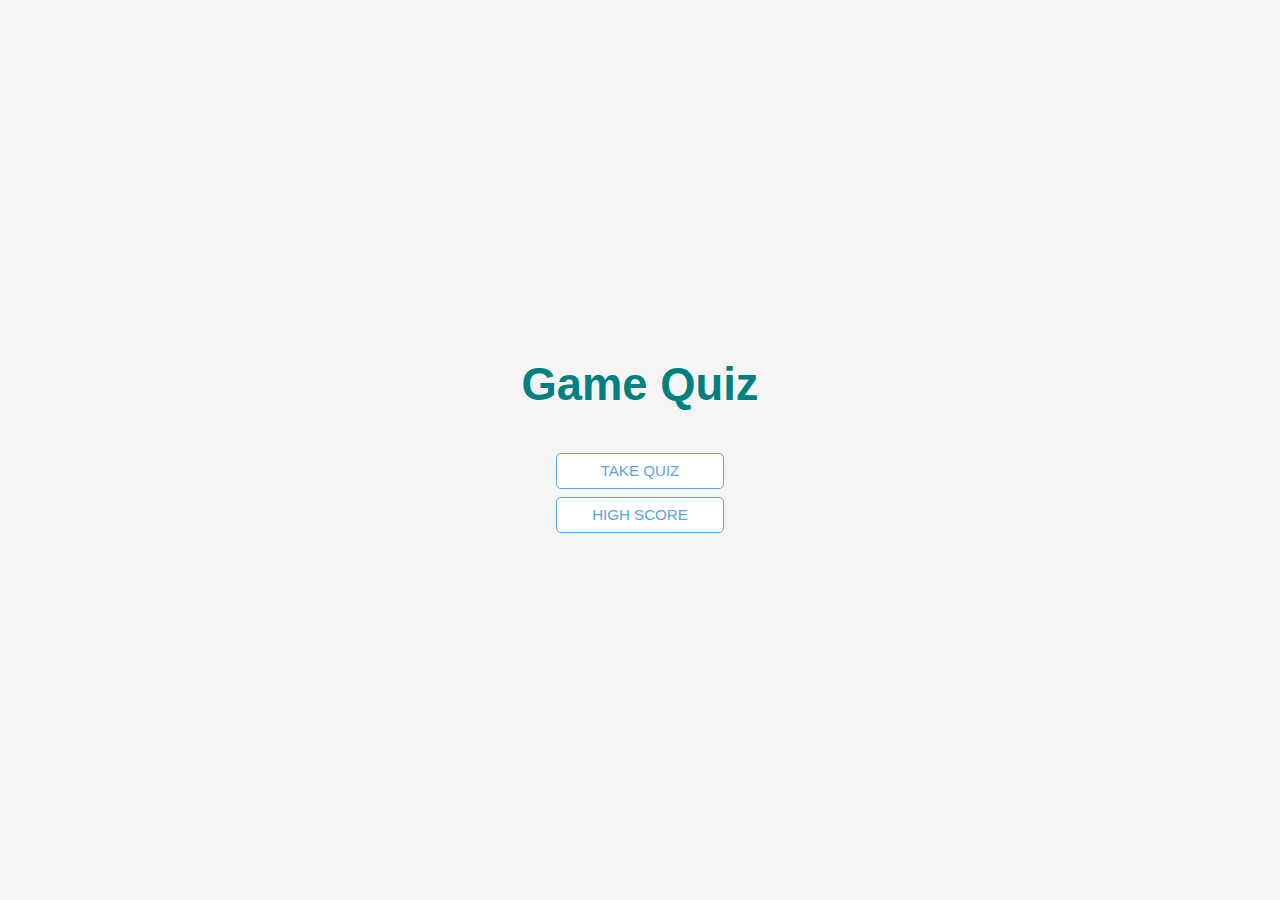
<file: index.html>
<!DOCTYPE html>
<html lang="en">
<head>
    <link rel="stylesheet" href="./index.css"/>
    
    <meta charset="UTF-8">
    <meta name="viewport" content="width=device-width, initial-scale=1.0">
    <title>Quiz Game</title>
</head>
<body>
   <div class="container">
       <div id="home" class="flex-center flex-column">
           <h1>Game Quiz</h1>
           <a class="btn" href="./dashboard.html">TAKE QUIZ</a>
           <a class="btn" href="highscore.html">HIGH SCORE </a>
       </div>
   </div>

 
</body>
</html>
</file>
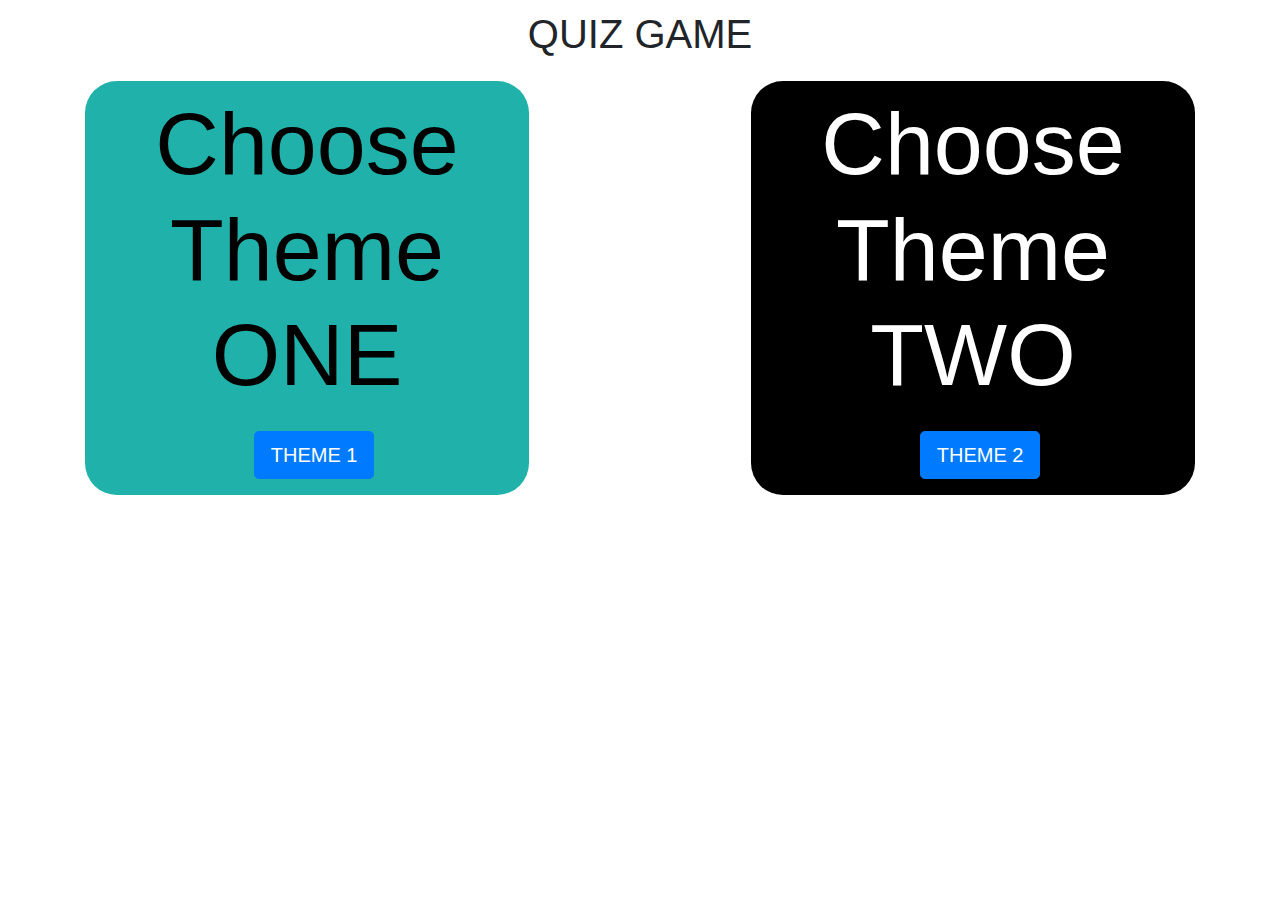
<file: dashboard.html>
<!DOCTYPE html>
<html lang="en">
<head>
    <link rel="stylesheet" href="./style.css"/>
    <link rel="stylesheet" href="css/bootstrap.min.css" />
    <meta charset="UTF-8">
    <meta name="viewport" content="width=device-width, initial-scale=1.0">
    <title>Quiz Game</title>
</head>
<body>
    <div class="container">
    
    <div class="class-pageheader">
        <h1>QUIZ GAME</h1> 
    </div>
    <div class="themes">
<div class="theme-teal">
    <h1 class="display-2">Choose Theme<br />
  ONE</h1>
        <a class="btn btn-primary btn-lg" href="#" onClick=randomBlueTheme() role="button">THEME 1</a>
    </p>
</div>
<div class="theme-blue">
    <h1 class="display-2">Choose Theme<br />
  TWO</h1>
        <a class="btn btn-primary btn-lg" href="#" onClick=randomBlackTheme() role="button">THEME 2</a>
    </p>
</div>
</div>   
</div>
<script>
    let urls1=[
        "./quiz2.html",
        "./nature2.html"
    ]
    function randomBlueTheme(){
      let url1= urls1[Math.floor(Math.random()*urls1.length)]  
      window.location=url1
    }
    let urls2=[
        "./quiz1.html",
        "./nature1.html"
    ]
    function randomBlackTheme(){
      let url2= urls2[Math.floor(Math.random()*urls2.length)]  
      window.location=url2
    }
</script>
<script src="./js/jquery.slim.min.js"></script>
    <script src="./js/popper.min.js"></script>
    <script src="./js/bootstrap.min.js"></script>
    
</body>
</html>
</file>
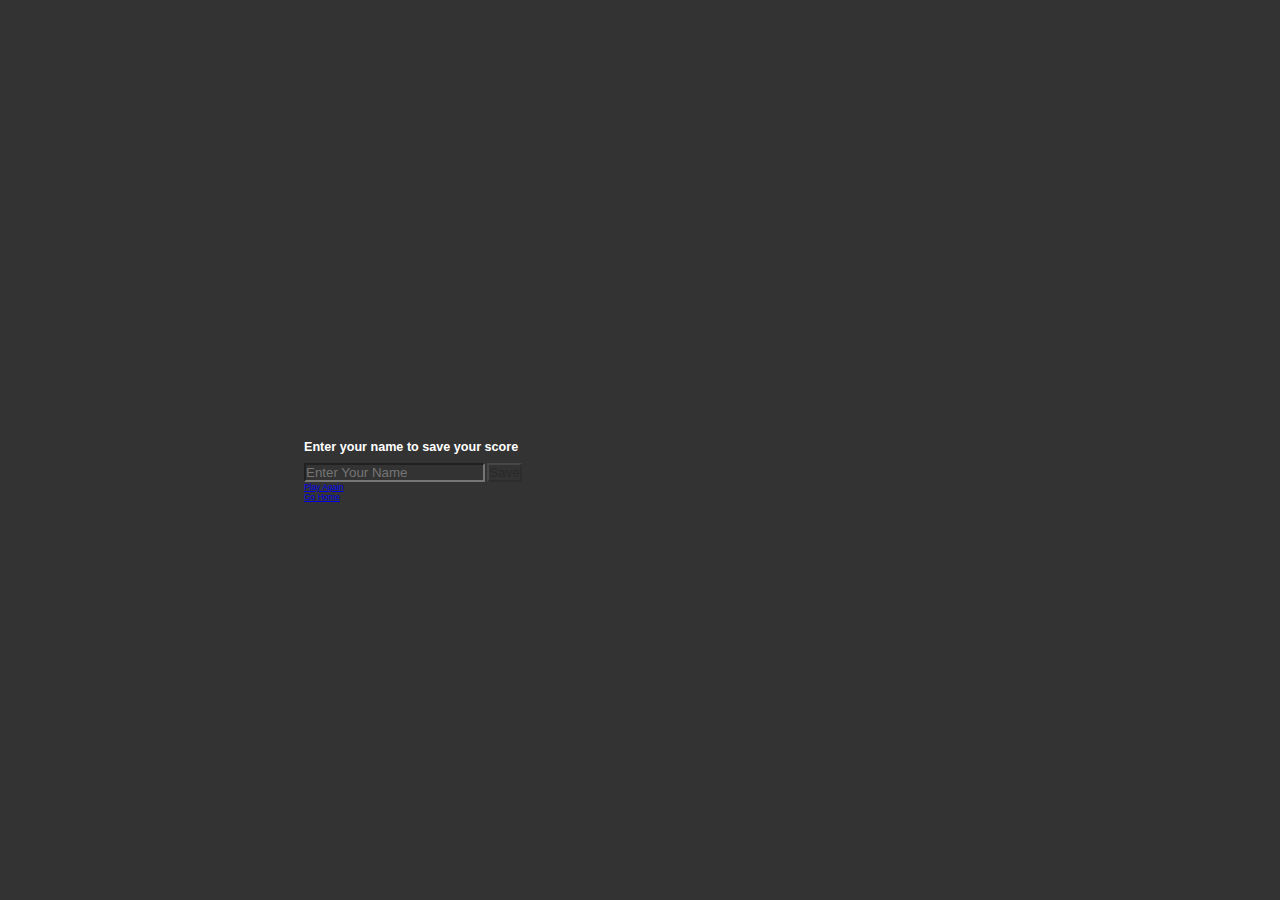
<file: end.html>
<!DOCTYPE html>
<html lang="en">
<head>
    <link rel="stylesheet" href="quiz1.css"/>
    <meta charset="UTF-8">
    <meta name="viewport" content="width=device-width, initial-scale=1.0">
    <title>Document</title>
</head>
<body>
    <div class="container">
        <div id="end" class="flex-container flex-column">
            <h1 id="finalScore">0</h1>
            <form  class="end-form-container">
                <h2 id="end-text">Enter your name to save your score</h2>
                <input type="text" name="name" id="username" placeholder="Enter Your Name">

                <button class="btn" id="saveScoreBtn" type="submit" onclick="saveHighScore(event)" disabled>Save</button>
            </form>
            <a href="quiz1.html" class="btn">Play Again</a>
            <a href="/" class="btn">Go Home</a>
        </div>
    </div>
    <script src="end.js"></script>
</body>
</html>
</file>
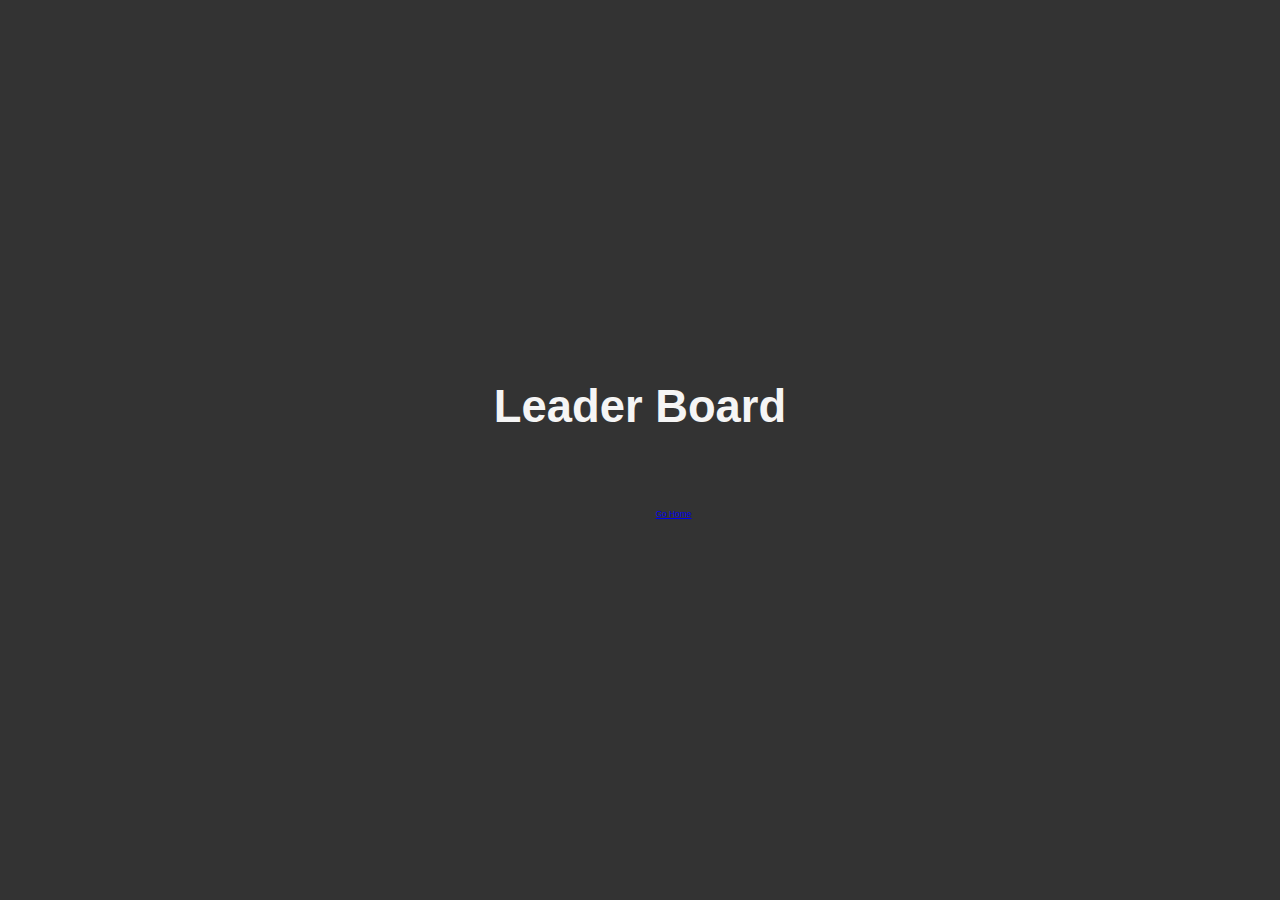
<file: highscore.html>
<!DOCTYPE html>
<html lang="en">
<head>
    <link rel="stylesheet" href="quiz1.css">
    <link rel="stylesheet" href="highscore.css">
    <meta charset="UTF-8">
    <meta name="viewport" content="width=device-width, initial-scale=1.0">
    <title>High Scores</title>
</head>
<body>
    <div class="container">
    <div id="highScores" class="flex-center flex-column">
        <h1 id="finalScore">Leader Board</h1>
        <ul id="highScoresList"></ul>
        <a href="/" class="btn btn2">Go Home</a>
    </div>
</div>
<script src="highscore.js"></script>
</body>
</html>
</file>
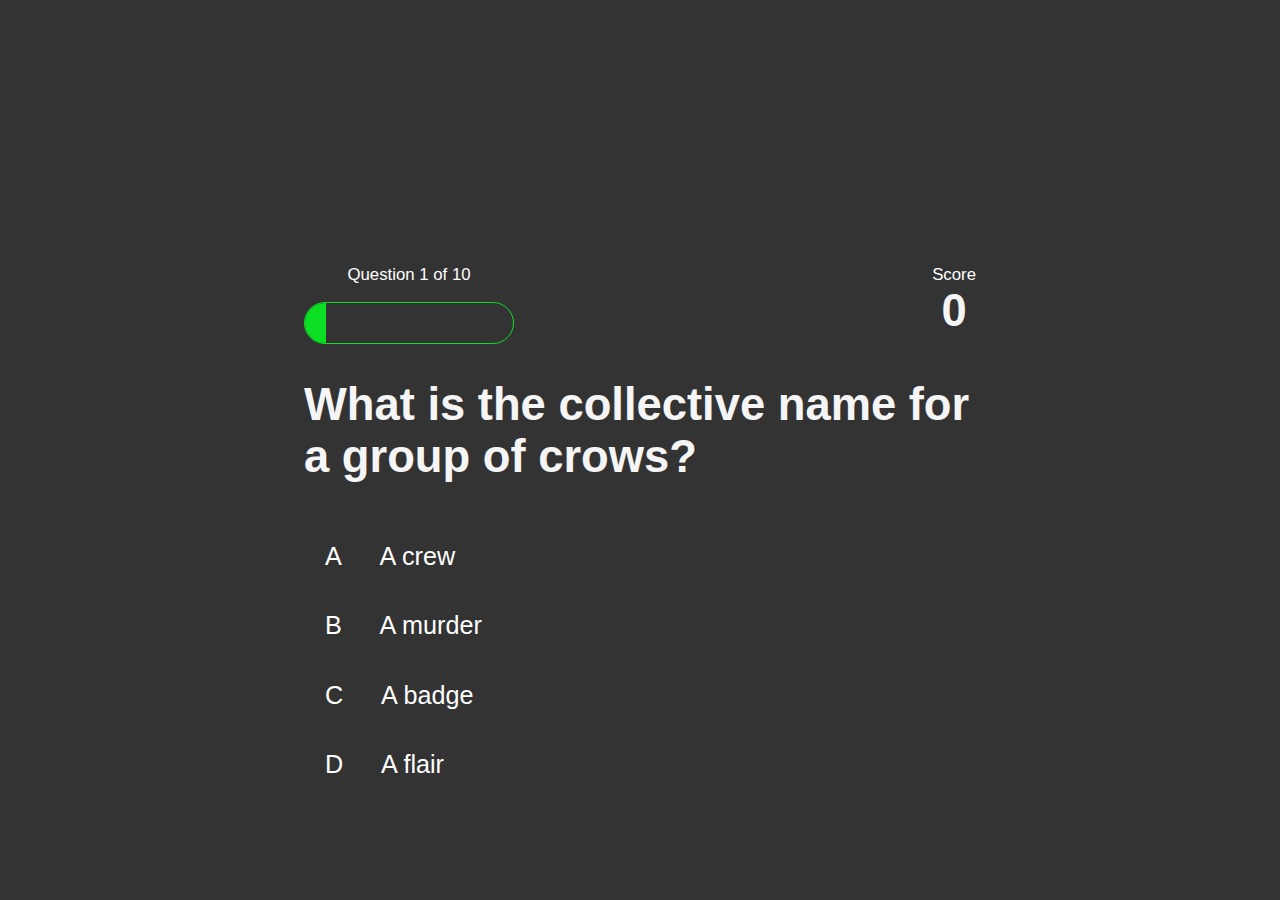
<file: nature1.html>
<!DOCTYPE html>
<html lang="en">
<head>
   <!--  <link rel="stylesheet" href="index.css"/> -->
    <link rel="stylesheet" href="quiz1.css"/>
    <meta charset="UTF-8">
    <meta name="viewport" content="width=device-width, initial-scale=1.0">
    <title>Quiz Page</title>
</head>
<body>
     <div class="container">
        <div id="game" class="justify-center flex-column" >
            <div id="hud">
                <div class="hud-item">
                    <p id="progressText" class="hud-prefix">
                        Question
                    </p>
                    <div id="progressBar">
                        <div id="progressBarFull"></div>
                    </div>
                </div>
                  <div class="hud-item">
                <p class="hud-prefix">
                    Score
                </p> 
                <h1 class="hud-main-text" id="score"> 
                    0
                </h1>   
                  </div>  
            </div>
            <h1 id="question">General knowledge questions</h1>
            <div class="choice-container">
                <p class="choice-prefix">A</p>
                <p class="choice-text" data-number="1">Choice 1</p>
            </div>
            <div class="choice-container">
                <p class="choice-prefix">B</p>
                <p class="choice-text" data-number="2">Choice 2</p>
            </div>
            <div class="choice-container">
                <p class="choice-prefix">C</p>
                <p class="choice-text" data-number="3">Choice 3</p>
            </div>
            <div class="choice-container">
                <p class="choice-prefix">D</p>
                <p class="choice-text" data-number="4">Choice 4</p>
            </div>
        </div>
     </div>
     <script src="quiz2.js"></script>
</body>
</html>
</file>
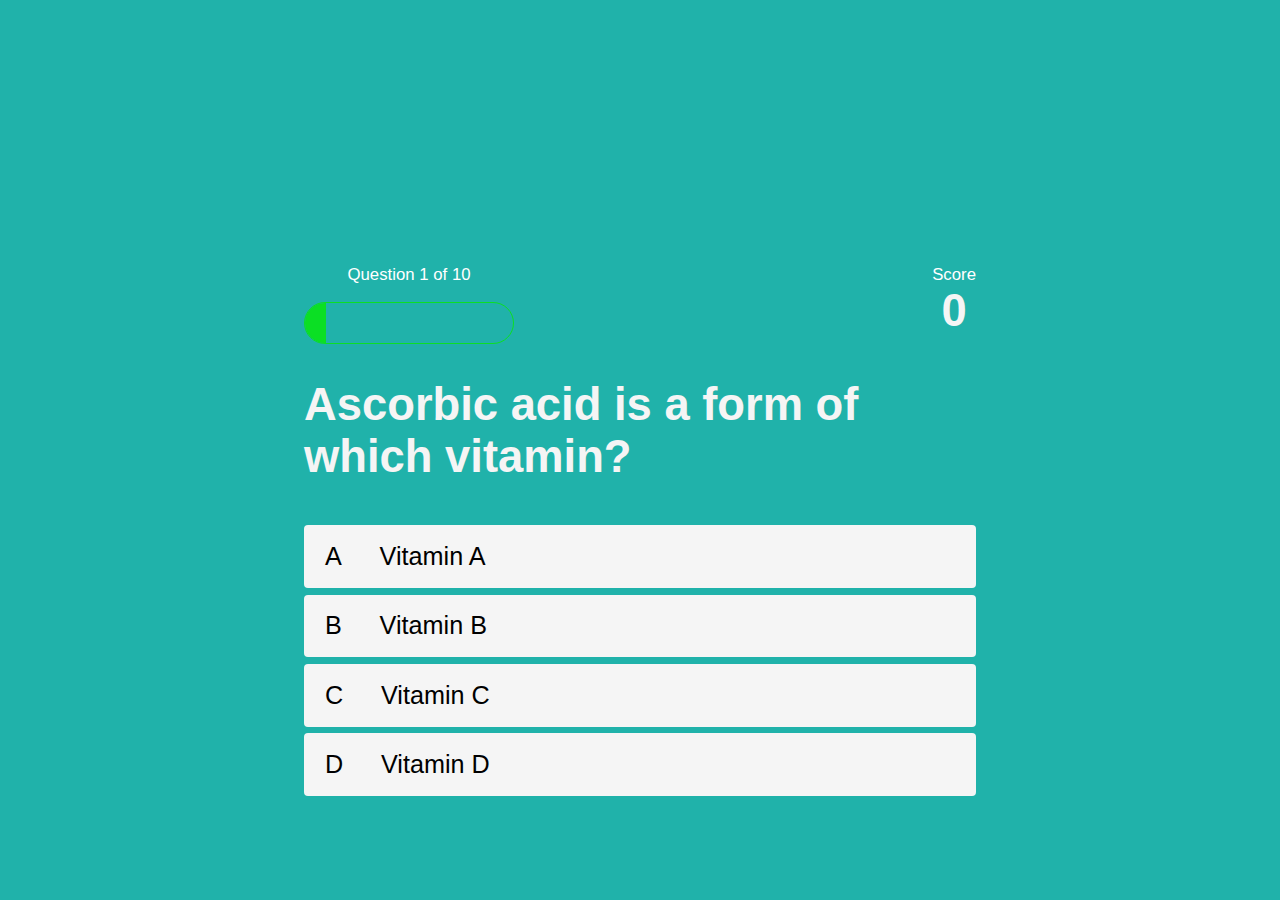
<file: nature2.html>
<!DOCTYPE html>
<html lang="en">
<head>
   <!--  <link rel="stylesheet" href="index.css"/> -->
    <link rel="stylesheet" href="quiz2.css"/>
    <meta charset="UTF-8">
    <meta name="viewport" content="width=device-width, initial-scale=1.0">
    <title>Quiz Page</title>
</head>
<body>
     <div class="container">
        <div id="game" class="justify-center flex-column" >
            <div id="hud">
                <div class="hud-item">
                    <p id="progressText" class="hud-prefix">
                        Question
                    </p>
                    <div id="progressBar">
                        <div id="progressBarFull"></div>
                    </div>
                </div>
                  <div class="hud-item">
                <p class="hud-prefix">
                    Score
                </p> 
                <h1 class="hud-main-text" id="score"> 
                    0
                </h1>   
                  </div>  
            </div>
            <h1 id="question">General knowledge questions</h1>
            <div class="choice-container">
                <p class="choice-prefix">A</p>
                <p class="choice-text" data-number="1">Choice 1</p>
            </div>
            <div class="choice-container">
                <p class="choice-prefix">B</p>
                <p class="choice-text" data-number="2">Choice 2</p>
            </div>
            <div class="choice-container">
                <p class="choice-prefix">C</p>
                <p class="choice-text" data-number="3">Choice 3</p>
            </div>
            <div class="choice-container">
                <p class="choice-prefix">D</p>
                <p class="choice-text" data-number="4">Choice 4</p>
            </div>
        </div>
     </div>
     <script src="quiz2.js"></script>
</body>
</html>
</file>
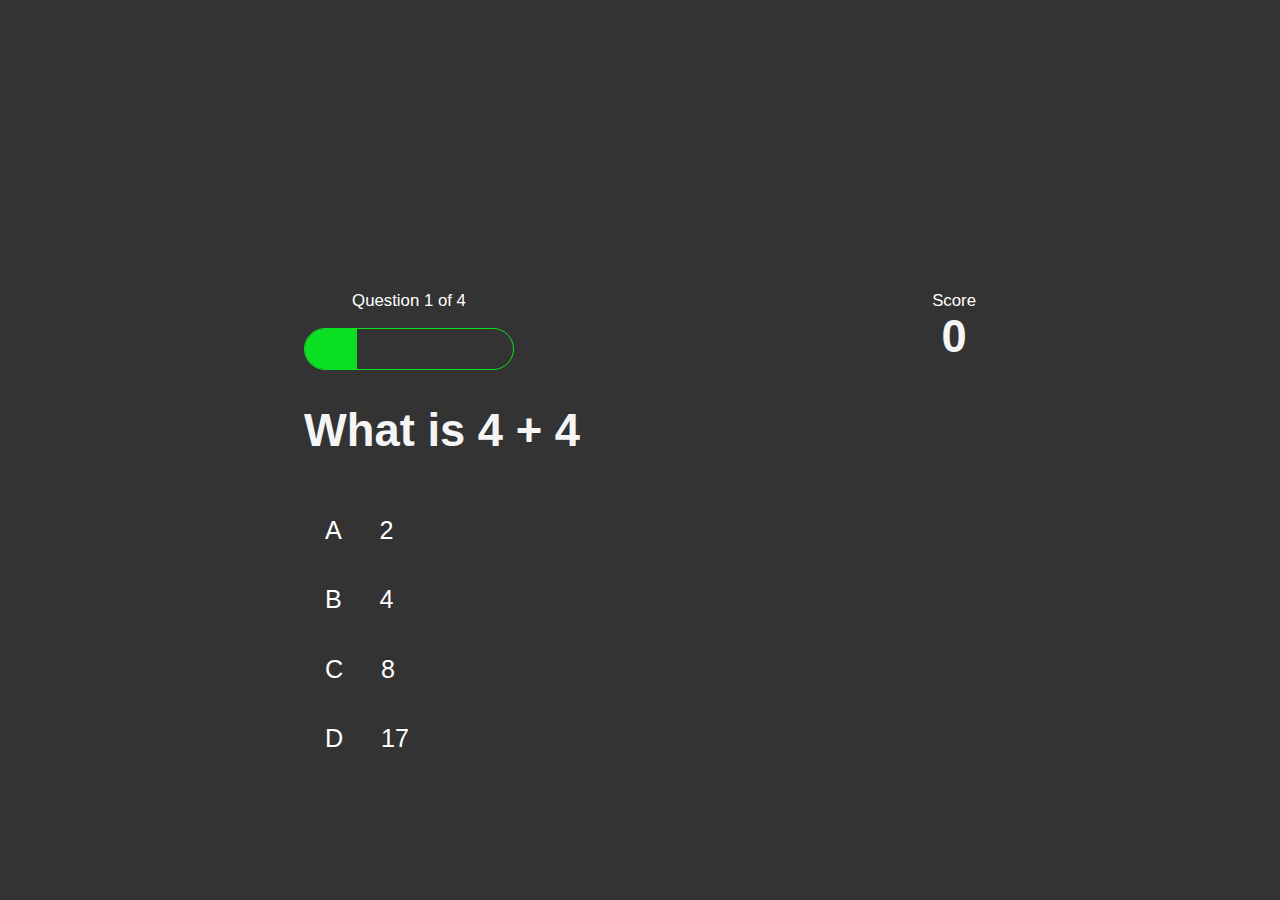
<file: quiz1.html>
<!DOCTYPE html>
<html lang="en">
<head>
   <!--  <link rel="stylesheet" href="index.css"/> -->
    <link rel="stylesheet" href="quiz1.css"/>
    <meta charset="UTF-8">
    <meta name="viewport" content="width=device-width, initial-scale=1.0">
    <title>Quiz Page</title>
</head>
<body>
     <div class="container">
        <div id="game" class="justify-center flex-column" >
            <div id="hud">
                <div class="hud-item">
                    <p id="progressText" class="hud-prefix">
                        Question
                    </p>
                    <div id="progressBar">
                        <div id="progressBarFull"></div>
                    </div>
                </div>
                  <div class="hud-item">
                <p class="hud-prefix">
                    Score
                </p> 
                <h1 class="hud-main-text" id="score"> 
                    0
                </h1>   
                  </div>  
            </div>
            <h1 id="question">What is the answer to this question</h1>
            <div class="choice-container">
                <p class="choice-prefix">A</p>
                <p class="choice-text" data-number="1">Choice 1</p>
            </div>
            <div class="choice-container">
                <p class="choice-prefix">B</p>
                <p class="choice-text" data-number="2">Choice 2</p>
            </div>
            <div class="choice-container">
                <p class="choice-prefix">C</p>
                <p class="choice-text" data-number="3">Choice 3</p>
            </div>
            <div class="choice-container">
                <p class="choice-prefix">D</p>
                <p class="choice-text" data-number="4">Choice 4</p>
            </div>
        </div>
     </div>
     <script src="quiz1.js"></script>
</body>
</html>
</file>
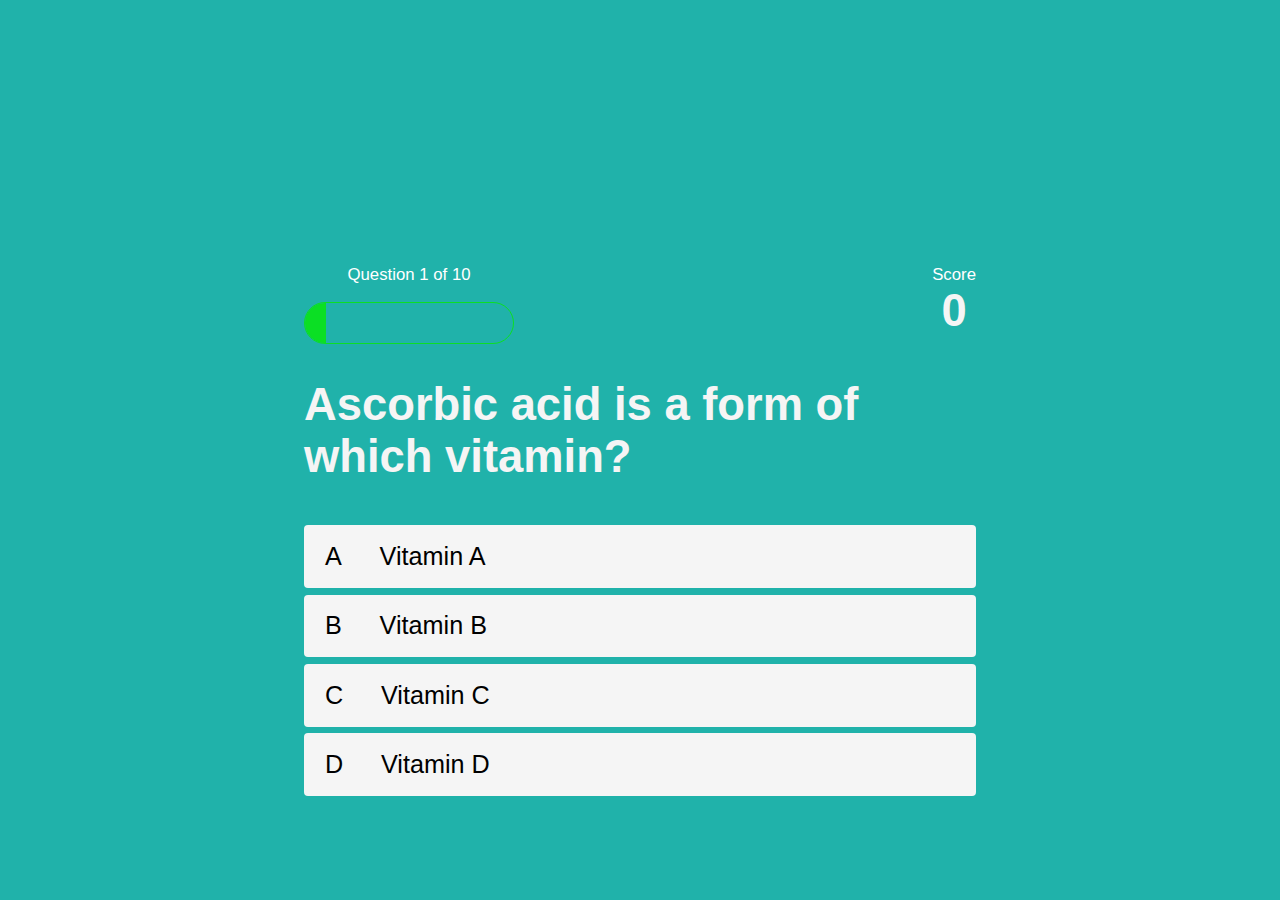
<file: quiz2.html>
<!DOCTYPE html>
<html lang="en">
<head>
   <!--  <link rel="stylesheet" href="index.css"/> -->
    <link rel="stylesheet" href="quiz2.css"/>
    <meta charset="UTF-8">
    <meta name="viewport" content="width=device-width, initial-scale=1.0">
    <title>Quiz Page</title>
</head>
<body>
     <div class="container">
        <div id="game" class="justify-center flex-column" >
            <div id="hud">
                <div class="hud-item">
                    <p id="progressText" class="hud-prefix">
                        Question
                    </p>
                    <div id="progressBar">
                        <div id="progressBarFull"></div>
                    </div>
                </div>
                  <div class="hud-item">
                <p class="hud-prefix">
                    Score
                </p> 
                <h1 class="hud-main-text" id="score"> 
                    0
                </h1>   
                  </div>  
            </div>
            <h1 id="question">What is the answer to this question</h1>
            <div class="choice-container">
                <p class="choice-prefix">A</p>
                <p class="choice-text" data-number="1">Choice 1</p>
            </div>
            <div class="choice-container">
                <p class="choice-prefix">B</p>
                <p class="choice-text" data-number="2">Choice 2</p>
            </div>
            <div class="choice-container">
                <p class="choice-prefix">C</p>
                <p class="choice-text" data-number="3">Choice 3</p>
            </div>
            <div class="choice-container">
                <p class="choice-prefix">D</p>
                <p class="choice-text" data-number="4">Choice 4</p>
            </div>
        </div>
     </div>
     <script src="quiz2.js"></script>
</body>
</html>
</file>
<file: index.css>
:root{
    background-color: whitesmoke;
    font-size: 52.5%;
}
*{
    box-sizing: border-box;
    font-family: Arial, Helvetica, sans-serif;
    padding:0;
    margin: 0;
    color: #333;
}

h1, h2, h3, h4{
    margin-bottom: 1rem;
}
h1{
    font-size: 5.4rem;
    color: teal;
    margin-bottom: 5rem;
}
h1 >span{
    font-size: 2.4rem;
    font-weight: 500;
    
}h2{
    font-size: 4.2rem;
    margin-bottom: 4rem;
    font-weight: 700;
}
h2{
    font-size: 4.2rem;
    margin-bottom: 4rem;
    font-weight: 700;
}
h3{
    font-size: 2.8rem;
    font-weight: 500;
}
.container{
    width: 100vw;
    height: 100vh;
    display: flex;
    justify-content: center;
    align-items: center;
    max-width: 80rem;
    margin: 0 auto;
}
.container > *{
    width: 100%;
}
.flex-column{
    display: flex;
    flex-direction: column;
}

.flex-center{
    justify-content: center;
    align-items: center;
}
.justify-center{
    justify-content: center;
}
.text-center{
    text-align: center;
}
.hidden{
    display: none;
}
.btn{
    font-size: 1.8rem;
    padding: 1rem 0;
    width: 20rem;
    text-align: center;
    border: 0.1rem solid #56a5eb;
    margin-bottom: 1rem;
    text-decoration: none;
    color:  #56a5eb;
    background-color: white;
    border-radius: 5px;
}
.btn:hover{
    cursor: pointer;
    box-shadow: 0 0.4rem 1.4rem 0 rgba(86, 185, 235, 0.5);
    transform: translateY(-0.1rem);
    transition: 158ms;
}
.btn[ disabled]:hover{
    cursor: not-allowed;
    box-shadow: none;
    transform: none;

}
</file>
<file: style.css>
body{
margin: 0;
padding: 0;
box-sizing: border-box;
background-color: gray;
}
h1{
    padding-top: 10px;
    text-align: center;
    padding-bottom: 15px;
    font-size: 30px;
    
}
.themes{
    display: flex;
    box-sizing: border-box;
    justify-content: space-between;
}
.theme-teal{
    background-color:lightseagreen;
    color: black;
    width: 40%;
    border-radius: 2rem;
}
.theme-blue{
    background-color: black;
    color: white;
    width: 40%;
    border-radius: 2rem;
}
.btn{
    margin-left: 38%;
   
}


@media (max-width:900px){
    .themes{
  
        display: grid;
    }
    .theme-teal{
        
       height: auto;
        width: 90%;
    }
    .theme-blue{
        margin-top: 10px;
      height: auto;
        width: 90%;
    }
  
    
}
</file>
<file: quiz1.css>
:root{
 
    font-size: 52.5%;
}
*{
    box-sizing: border-box;
    font-family: Arial, Helvetica, sans-serif;
    padding:0;
    margin: 0;
    background-color: #333;
}
body{
    color: #fff;
}

h1, h2, h3, h4{
    margin-bottom: 1rem;
}
h1{
    font-size: 5.4rem;
    color: whitesmoke;
    margin-bottom: 5rem;
}
h1 >span{
    font-size: 2.4rem;
    font-weight: 500;
    
}

.container{
    width: 100vw;
    height: 100vh;
    display: flex;
    justify-content: center;
    align-items: center;
    max-width: 80rem;
    margin: 0 auto;
}
.container > *{
    width: 100%;
}
.flex-column{
    display: flex;
    flex-direction: column;
}

.flex-center{
    justify-content: center;
    align-items: center;
}
.justify-center{
    justify-content: center;
}
.text-center{
    text-align: center;
}
.hidden{
    display: none;
}

.choice-container{
    display: flex;
    margin-bottom: 0.8rem;
    width: 100%;
    border-radius: 4px;
    background-color: rgb(18,93, 255);
    font-size: 3rem;
    min-width: 80rem;

}
.choice-container:hover{
    cursor: pointer;
    box-shadow: 0 0.4rem 1.4rem 0 rgba(16, 35, 206, 0.5);
    transform: scale(1.02);
    transform: transform 100ms;
}
.choice-prefix{
    padding: 2rem 2.5rem;
    color:white;

}
.choice-text{
    padding: 2rem;
    width: 100%;
}
.correct{
  background: linear-gradient(32deg, rgba(11, 223,36)0%, rgb(41, 232,111)100%) 
}
.incorrect{
    background: linear-gradient(32deg, rgba(230,29,29,1)0%, rgb(224, 11, 11, 1 )100%) 
  }

 #hud{
     display: flex;
     justify-content: space-between;
     padding-top: 20rem;
 } 
 .hud-prefix{
     text-align: center;
     font-size: 2rem;
 }
 .hud-main-text{
     text-align: center;
 }
 #progressBar{
     width: 25rem;
     height: 5rem;
     border:0.2rem solid rgba(11, 223, 36);
     margin-top: 2rem;
     border-radius: 50px;
     overflow: hidden;

 }

 #progressBarFull{
     height: 100%;
     background: rgba(11, 223,36);
     width: 0%;
 }
@media screen and (max-width: 768px){
    .choice-container{
        min-width: 40rem;
    }
    #hud{
       justify-content: space-evenly;
    }
}
</file>
<file: highscore.css>
body{
    color: whitesmoke;
}
#highScoresList{
    list-style: none;
    margin-bottom: 4rem;
}
#high-score{
    font-size: 2rem;
    margin-bottom: 0.5rem;
} 
ul{
    color: whitesmoke;
    font-size: 3rem;
}
.btn2{
   margin-left: 8rem;
   align-items: center;
}
</file>
<file: quiz2.css>
:root{
 
    font-size: 52.5%;
}
*{
    box-sizing: border-box;
    font-family: Arial, Helvetica, sans-serif;
    padding:0;
    margin: 0;
    /* background-color: #333; */
}
body{
    color: #fff;
    background-color: lightseagreen;
}

h1, h2, h3, h4{
    margin-bottom: 1rem;
}
h1{
    font-size: 5.4rem;
    color: whitesmoke;
    margin-bottom: 5rem;
}
h1 >span{
    font-size: 2.4rem;
    font-weight: 500;
    
}
h2{
    font-size: 4.2rem;
    margin-bottom: 4rem;
    font-weight: 700;
}

.container{
    width: 100vw;
    height: 100vh;
    display: flex;
    justify-content: center;
    align-items: center;
    max-width: 80rem;
    margin: 0 auto;
}
.container > *{
    width: 100%;
}
.flex-column{
    display: flex;
    flex-direction: column;
}

.flex-center{
    justify-content: center;
    align-items: center;
}
.justify-center{
    justify-content: center;
}
.text-center{
    text-align: center;
}
.hidden{
    display: none;
}
.btn{
    font-size: 2.4rem;
    padding: 2rem 0;
    width: 30rem;
    text-align: center;
    border: 0.1rem solid #56a5eb;
    margin-bottom: 1rem;
    text-decoration: none;
    color:  #111;
    background-color: royalblue;
    border-radius: 5px;
    
}
.btn:hover{
    cursor: pointer;
    box-shadow: 0 0.4rem 1.4rem 0 royalblue;
    transform: scale(1.03);
    transition: transform 15oms;
}
.btn[disabled]:hover{
    cursor: not-allowed;
    box-shadow: none;
    transform: none;
}
.choice-container{
    display: flex;
    margin-bottom: 0.8rem;
    width: 100%;
    border-radius: 4px;
    background-color: whitesmoke;
    font-size: 3rem;
    min-width: 80rem;

}
.choice-container:hover{
    cursor: pointer;
    box-shadow: 0 0.4rem 1.4rem 0 rgba(16, 35, 206, 0.5);
    transform: scale(1.02);
    transform: transform 100ms;
}
.choice-prefix{
    padding: 2rem 2.5rem;
    color:black;

}
.choice-text{
    padding: 2rem;
    width: 100%;
    color: black;
}
.correct{
  background: linear-gradient(32deg, rgba(11, 223,36)0%, rgb(41, 232,111)100%) 
}
.incorrect{
    background: linear-gradient(32deg, rgba(230,29,29,1)0%, rgb(224, 11, 11, 1 )100%) 
  }

 #hud{
     display: flex;
     justify-content: space-between;
     padding-top: 20rem;
 } 
 .hud-prefix{
     text-align: center;
     font-size: 2rem;
 }
 .hud-main-text{
     text-align: center;
 }
 #progressBar{
     width: 25rem;
     height: 5rem;
     border:0.2rem solid rgba(11, 223, 36);
     margin-top: 2rem;
     border-radius: 50px;
     overflow: hidden;

 }

 #progressBarFull{
     height: 100%;
     background: rgba(11, 223,36);
     width: 0%;
 }
 .end-form-container{
     width: 100%;
     display: flex;
     flex-direction: column;
     align-items: center;
     max-width: 30rem;
 }
 input{
     margin-bottom: 1rem;
     height: 4rem;
     width: 30rem;
     padding: 1.5rem;
     font-size: 1.8rem;
     border: none;
     
     box-shadow: 0 0.1rem 1.4rem 0 rgbwhitewhitewhitewhite(18,93, 255);
 }
 input::placeholder{
    color: #aaa;
 }
#username{
     margin-bottom: 3rem;
     width: 100%;
     outline: none;
 }
 #finalScore{
    padding-left: 12rem;
 }
 #end-text{
     color: #fff;
     font-size: 2.4rem;
     text-align: center;

 }
 #saveScoreBtn{
     border: none
 }
@media screen and (max-width: 768px){
    .choice-container{
        min-width: 40rem;
    }
    #hud{
       justify-content: space-evenly;
    
}
.end-form-container{
    text-align: center;
    padding-left: 5rem;
}
.btn{
    text-align: center;
    margin-left: 5rem; 

}

}
</file>
